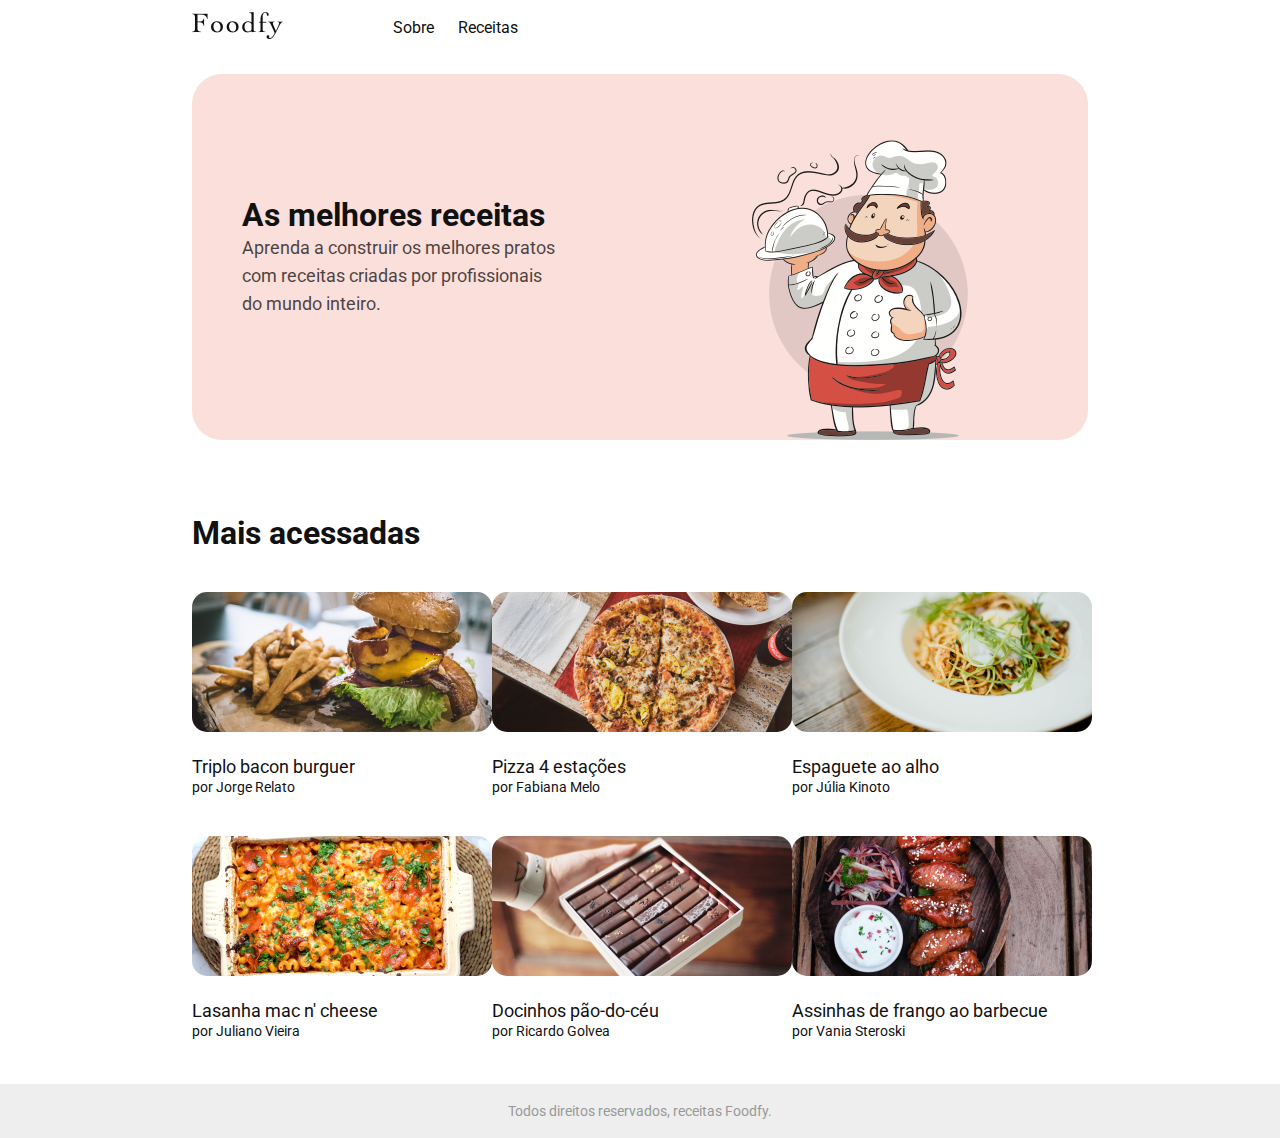
<file: index.html>
<!DOCTYPE html>
<html>
    <head>
        <title>Foody</title>
        <link rel="stylesheet" href="/styles.css">
    </head>
    <body>
        <div class="container">
            <nav>
                <a href="/"><img src="/assets/logo.png" alt="Foody"></a>
                <div>
                    <a href="/sobre.html">Sobre</a>
                    <a href="#">Receitas</a>
                </div>
            </nav>
    
            <header>
                <div class="chamada">
                    <h1>As melhores receitas</h1>
                    <p>Aprenda a construir os melhores pratos com receitas criadas por profissionais
                        do mundo inteiro.</p>
                </div>
                <img src="/assets/chef.png" alt="Rogério">
            </header>
    
            <h1 class="mais-acessadas-span">Mais acessadas</h1>
            <main class="receitas">
                <div class="receita">
                    <div class="receita-img-content">
                        <img src="/assets/burger.png" alt="Receita">
                    </div>
                    <div class="receita-description">
                        <span class="receita-title">Triplo bacon burguer</span><br>
                        <span class="receita-author">por Jorge Relato</span>
                    </div>
                </div>
                <div class="receita">
                    <div class="receita-img-content">
                        <img src="/assets/pizza.png" alt="Receita">
                    </div>
                    <div class="receita-description">
                        <span class="receita-title">Pizza 4 estações</span><br>
                        <span class="receita-author">por Fabiana Melo</span>
                    </div>
                </div>
                <div class="receita">
                    <div class="receita-img-content">
                        <img src="/assets/espaguete.png" alt="Receita">
                    </div>
                    <div class="receita-description">
                        <span class="receita-title">Espaguete ao alho</span><br>
                        <span class="receita-author">por Júlia Kinoto</span>
                    </div>
                </div>
                <div class="receita">
                    <div class="receita-img-content">
                        <img src="/assets/lasanha.png" alt="Receita">
                    </div>
                    <div class="receita-description">
                        <span class="receita-title">Lasanha mac n' cheese</span><br>
                        <span class="receita-author">por Juliano Vieira</span>
                    </div>
                </div>
                <div class="receita">
                    <div class="receita-img-content">
                        <img src="/assets/doce.png" alt="Receita">
                    </div>
                    <div class="receita-description">
                        <span class="receita-title">Docinhos pão-do-céu</span><br>
                        <span class="receita-author">por Ricardo Golvea</span>
                    </div>
                </div>
                <div class="receita">
                    <div class="receita-img-content">
                        <img src="/assets/asinhas.png" alt="Receita">
                    </div>
                    <div class="receita-description">
                        <span class="receita-title">Assinhas de frango ao barbecue</span><br>
                        <span class="receita-author">por Vania Steroski</span>
                    </div>
                </div>
            </main>
        </div>
        <footer>
            <span class="copyrigth">Todos direitos reservados, receitas Foodfy.</span>
        </footer>
    </body>
</html>
</file>
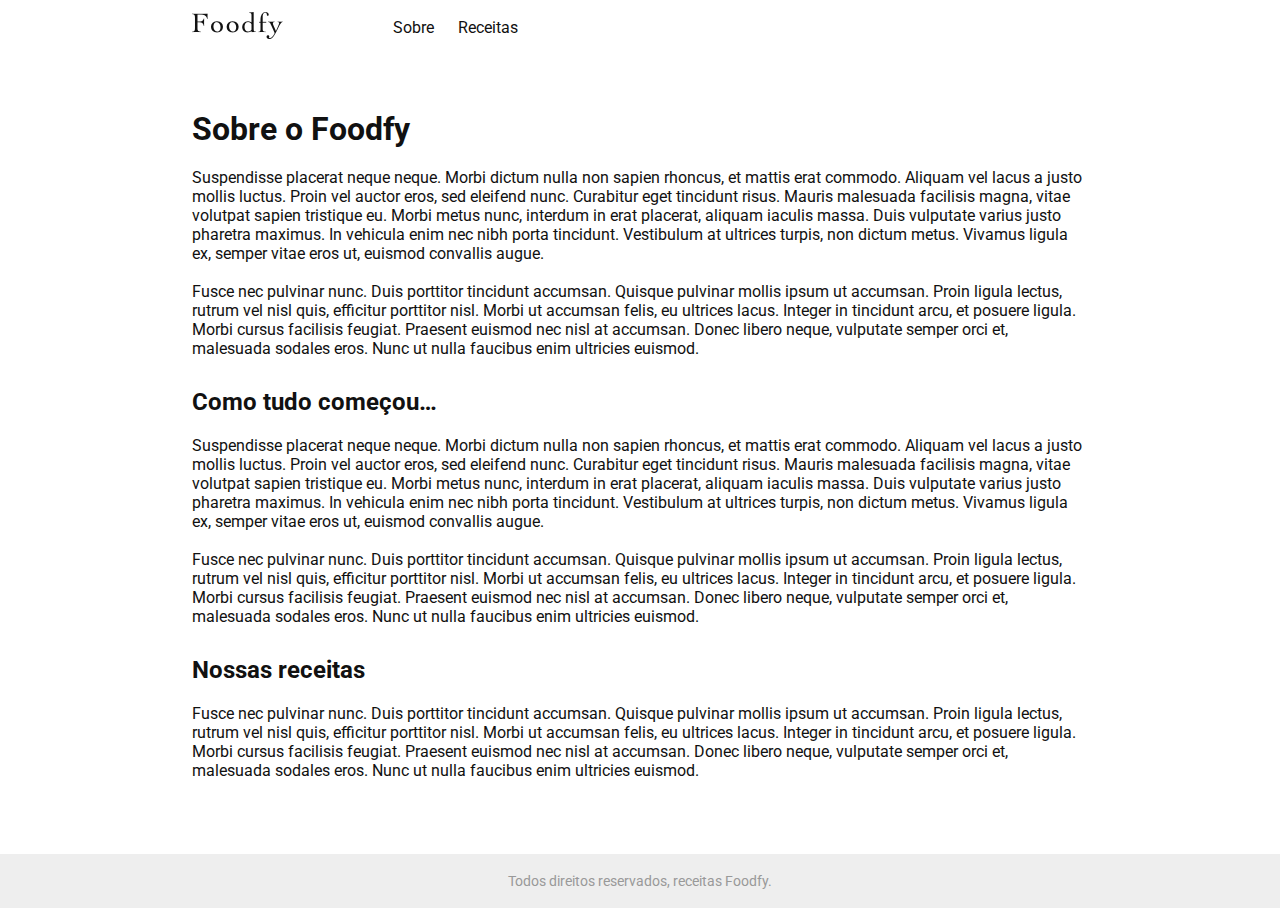
<file: sobre.html>
<!DOCTYPE html>
<html>
    <head>
        <title>Foody</title>
        <link rel="stylesheet" href="/styles.css">
    </head>
    <body>
        <div class="container">
            <nav>
                <a href="/"><img src="/assets/logo.png" alt="Foody"></a>
                <div>
                    <a href="/sobre.html">Sobre</a>
                    <a href="#">Receitas</a>
                </div>
            </nav>

            <main class="sobre">
                <h1>Sobre o Foodfy</h1>
                <p>Suspendisse placerat neque neque. Morbi dictum nulla non sapien rhoncus, et mattis erat commodo. Aliquam vel lacus a justo mollis luctus. Proin vel auctor eros, sed eleifend nunc. Curabitur eget tincidunt risus. Mauris malesuada facilisis magna, vitae volutpat sapien tristique eu. Morbi metus nunc, interdum in erat placerat, aliquam iaculis massa. Duis vulputate varius justo pharetra maximus. In vehicula enim nec nibh porta tincidunt. Vestibulum at ultrices turpis, non dictum metus. Vivamus ligula ex, semper vitae eros ut, euismod convallis augue.
                    <br><br>
                    Fusce nec pulvinar nunc. Duis porttitor tincidunt accumsan. Quisque pulvinar mollis ipsum ut accumsan. Proin ligula lectus, rutrum vel nisl quis, efficitur porttitor nisl. Morbi ut accumsan felis, eu ultrices lacus. Integer in tincidunt arcu, et posuere ligula. Morbi cursus facilisis feugiat. Praesent euismod nec nisl at accumsan. Donec libero neque, vulputate semper orci et, malesuada sodales eros. Nunc ut nulla faucibus enim ultricies euismod.</p>
                
                <h2>Como tudo começou…</h2>
                <p>Suspendisse placerat neque neque. Morbi dictum nulla non sapien rhoncus, et mattis erat commodo. Aliquam vel lacus a justo mollis luctus. Proin vel auctor eros, sed eleifend nunc. Curabitur eget tincidunt risus. Mauris malesuada facilisis magna, vitae volutpat sapien tristique eu. Morbi metus nunc, interdum in erat placerat, aliquam iaculis massa. Duis vulputate varius justo pharetra maximus. In vehicula enim nec nibh porta tincidunt. Vestibulum at ultrices turpis, non dictum metus. Vivamus ligula ex, semper vitae eros ut, euismod convallis augue.
                    <br><br>
                    Fusce nec pulvinar nunc. Duis porttitor tincidunt accumsan. Quisque pulvinar mollis ipsum ut accumsan. Proin ligula lectus, rutrum vel nisl quis, efficitur porttitor nisl. Morbi ut accumsan felis, eu ultrices lacus. Integer in tincidunt arcu, et posuere ligula. Morbi cursus facilisis feugiat. Praesent euismod nec nisl at accumsan. Donec libero neque, vulputate semper orci et, malesuada sodales eros. Nunc ut nulla faucibus enim ultricies euismod.</p>

                <h2>Nossas receitas</h2>
                <p>Fusce nec pulvinar nunc. Duis porttitor tincidunt accumsan. Quisque pulvinar mollis ipsum ut accumsan. Proin ligula lectus, rutrum vel nisl quis, efficitur porttitor nisl. Morbi ut accumsan felis, eu ultrices lacus. Integer in tincidunt arcu, et posuere ligula. Morbi cursus facilisis feugiat. Praesent euismod nec nisl at accumsan. Donec libero neque, vulputate semper orci et, malesuada sodales eros. Nunc ut nulla faucibus enim ultricies euismod.</p>
            </main>
        </div>
        <footer>
            <span class="copyrigth">Todos direitos reservados, receitas Foodfy.</span>
        </footer>
    </body>
</html>
</file>
<file: styles.css>
@import url('https://fonts.googleapis.com/css2?family=Roboto:wght@400;700&display=swap');


:root {
    --color-grey: #111111;
}

* {
    margin: 0;
    padding: 0;
    border: 0;
}

body {
    font-family: 'Roboto', sans-serif;
    color: var(--color-grey);
}

nav {
    background: white;
    width: 100%;
    height: 54px;
    position: fixed;
    top: 0;
    display: flex;
    align-items: center;
    z-index: 10;
}

nav img {
    margin-right: 100px;
}

nav div a {
    color: var(--color-grey);
    text-decoration: none;
    margin: 10px;
}

.container {
    padding-left: 15vw;
    padding-right: 15vw;
}

header {
    margin: 74px 0;
    background: #FBDFDB;
    height: 366px;
    border-radius: 30px;
    display: flex;
    align-items: center;
    padding: 0 50px;
    position: relative;
}

header img {
    max-height: 300px;
    position: absolute;
    bottom: 0;
    right: 120px;
}

.chamada h1 {
    font-size: 32px;
    line-height: 38px;
    font-weight: bold;
    max-width: 316px;
}

.chamada p {
    font-size: 18px;
    color: #000;
    line-height: 28px;
    opacity: 0.7;
    max-width: 316px;
}

.receitas {
    display: grid;
    grid-template-columns: 1fr 1fr 1fr;
}

.receita {
    margin-top: 40px;
}

.receita-img-content img {
    max-width: 300px;
    max-height: 140px;
    border-radius: 15px;
    margin-bottom: 20px;
}

.receita-title {
    font-size: 18px;
    line-height: 21px;
}

.receita-author {
    font-size: 14px;
    line-height: 16px;
}

/********** Sobre ***********/
.sobre {
    margin: 74px 0;
}

.sobre h1 {
    margin-top: 110px;
    margin-bottom: 20px;
}

.sobre h2 {
    margin-top: 30px;
    margin-bottom: 20px;
}

footer {
    background: #eee;
    width: 100%;
    height: 54px;
    display: flex;
    align-items: center;
    justify-content: center;
    margin-top: 44px;
}

footer span {
    color: #999;
    font-size: 14px;
    line-height: 16px;
}
</file>
